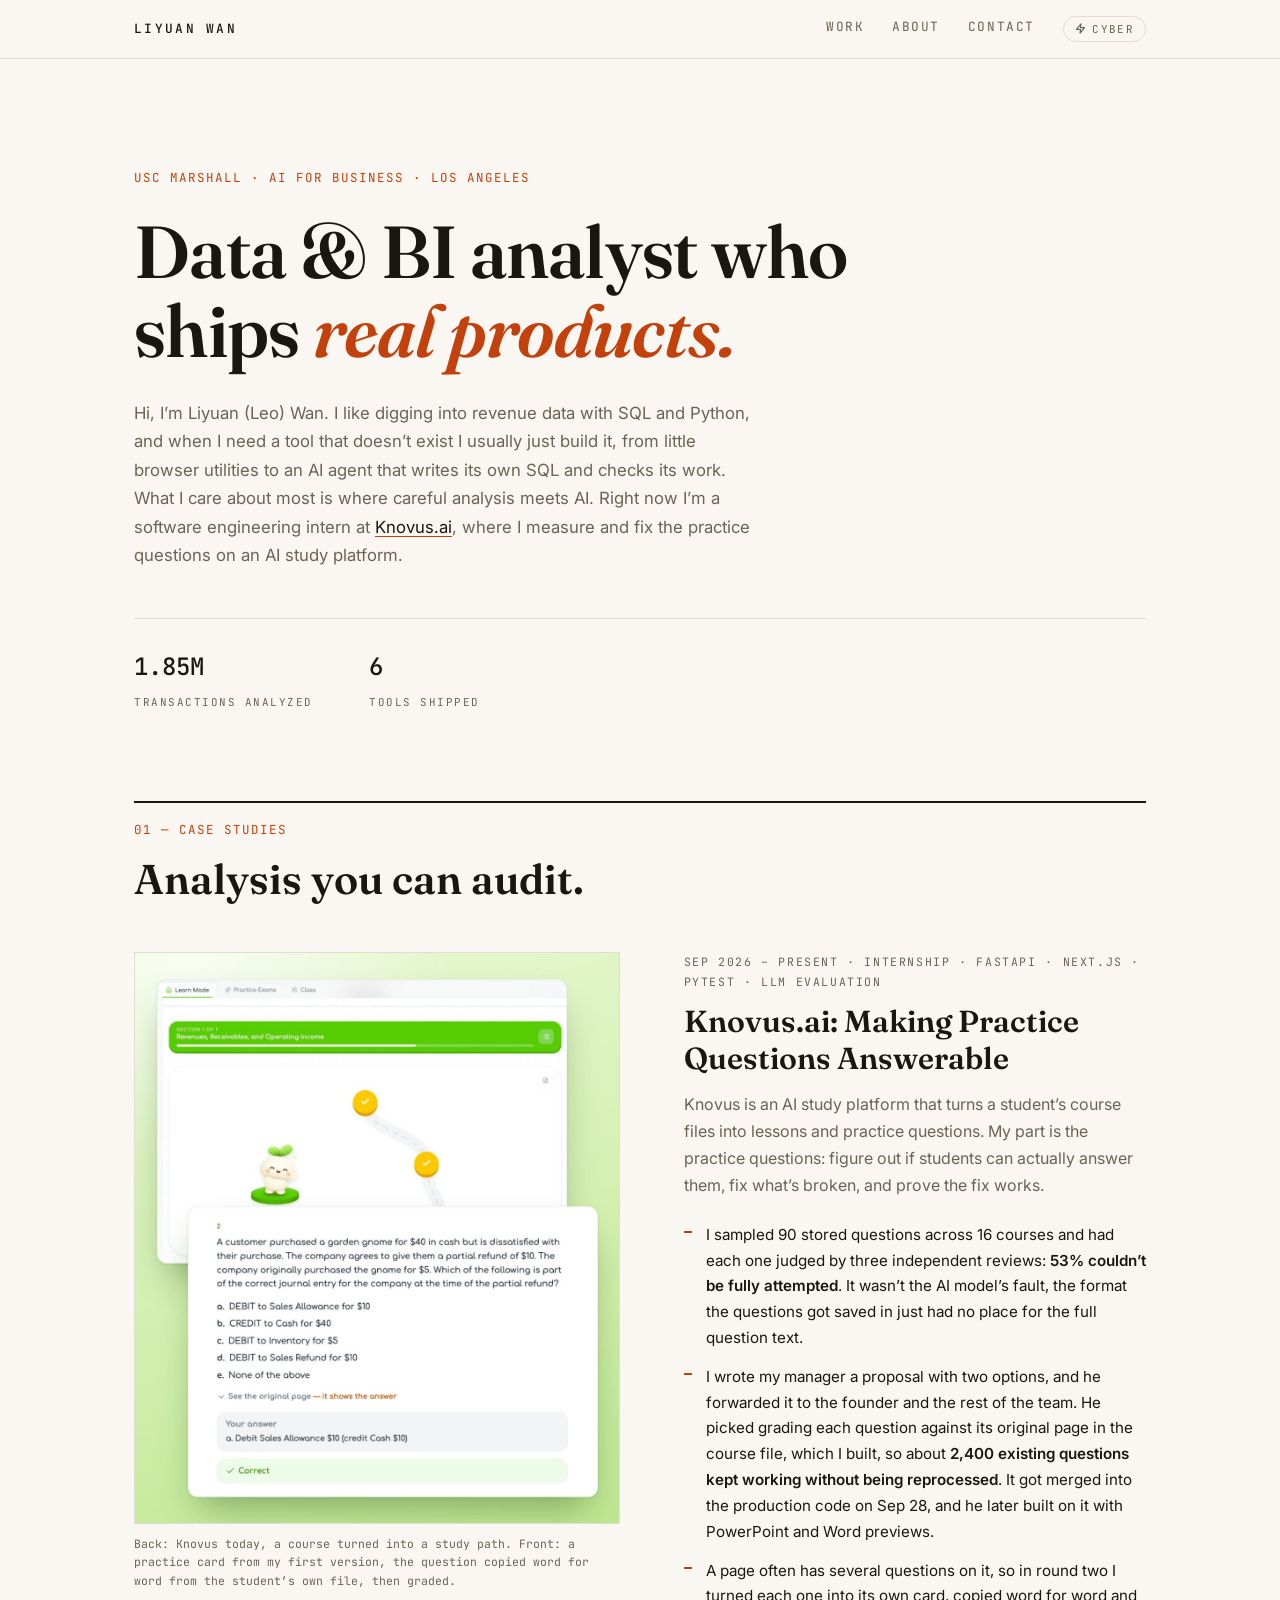
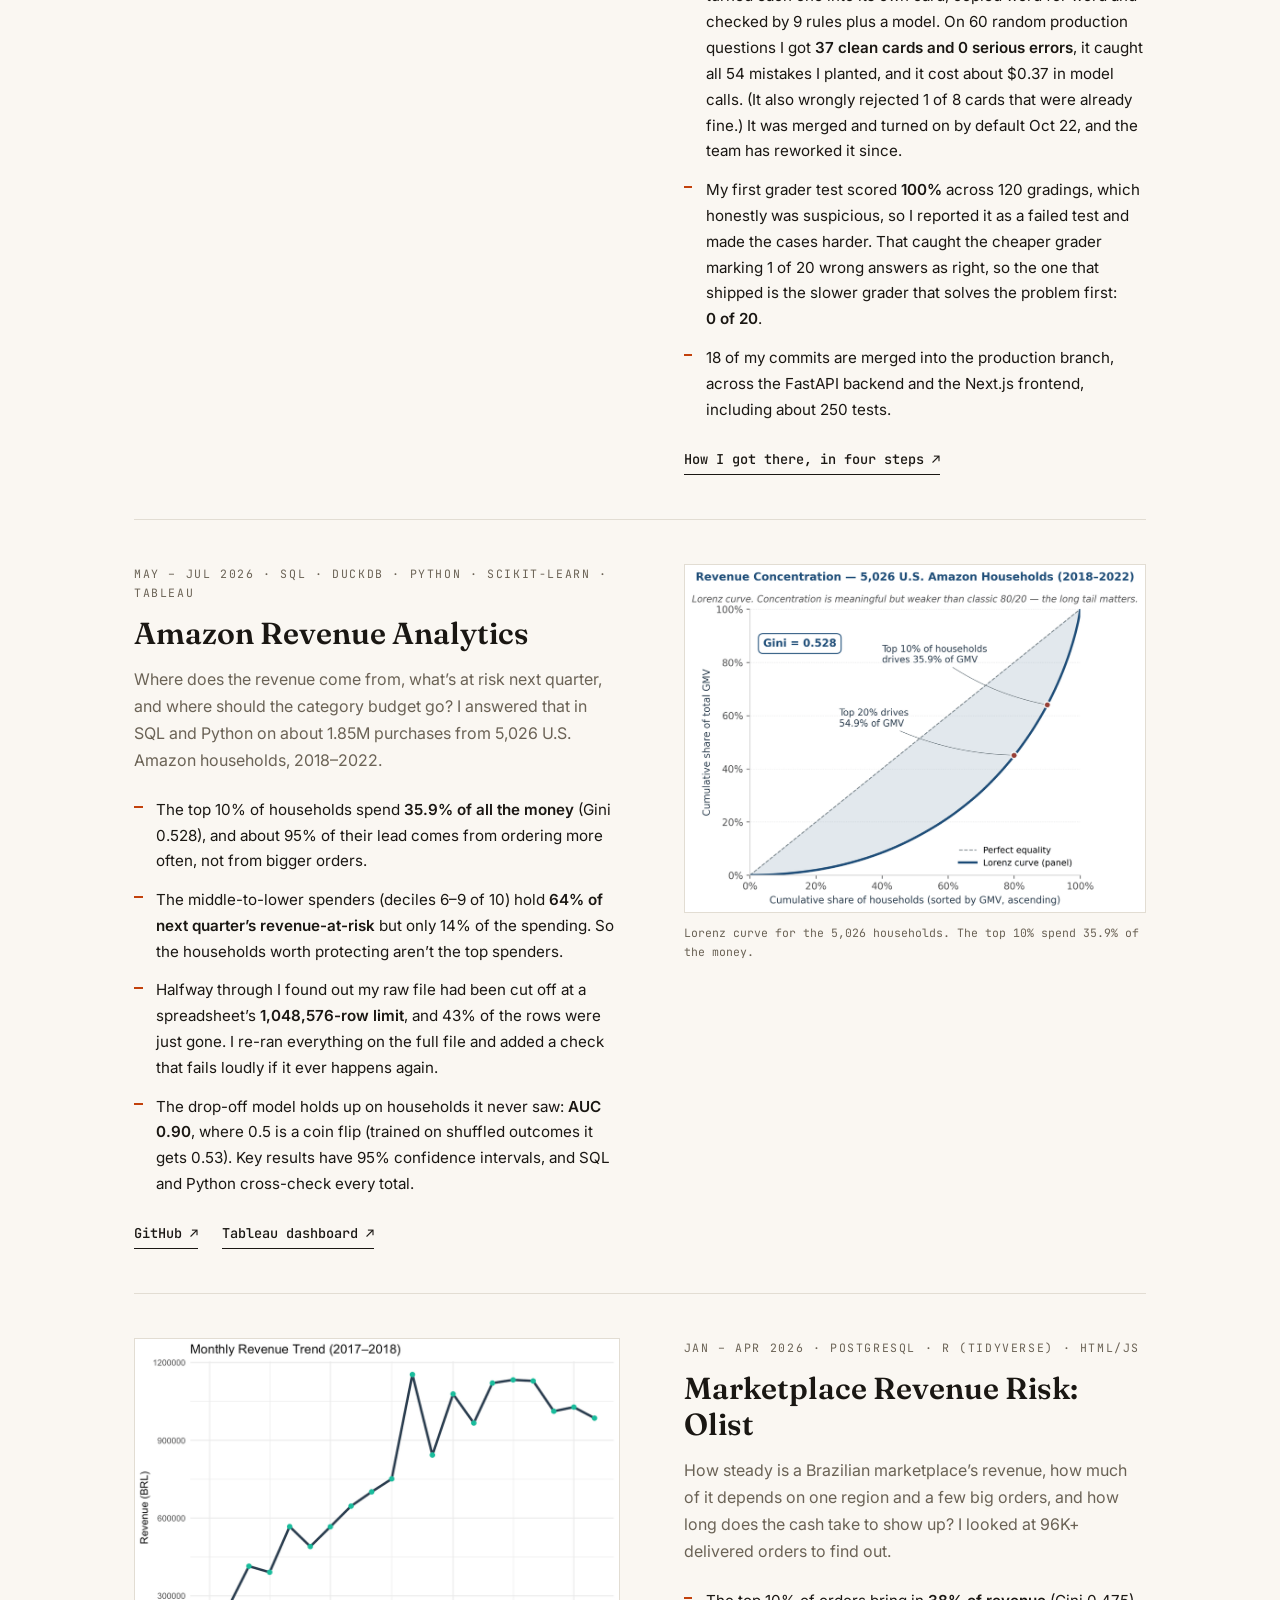
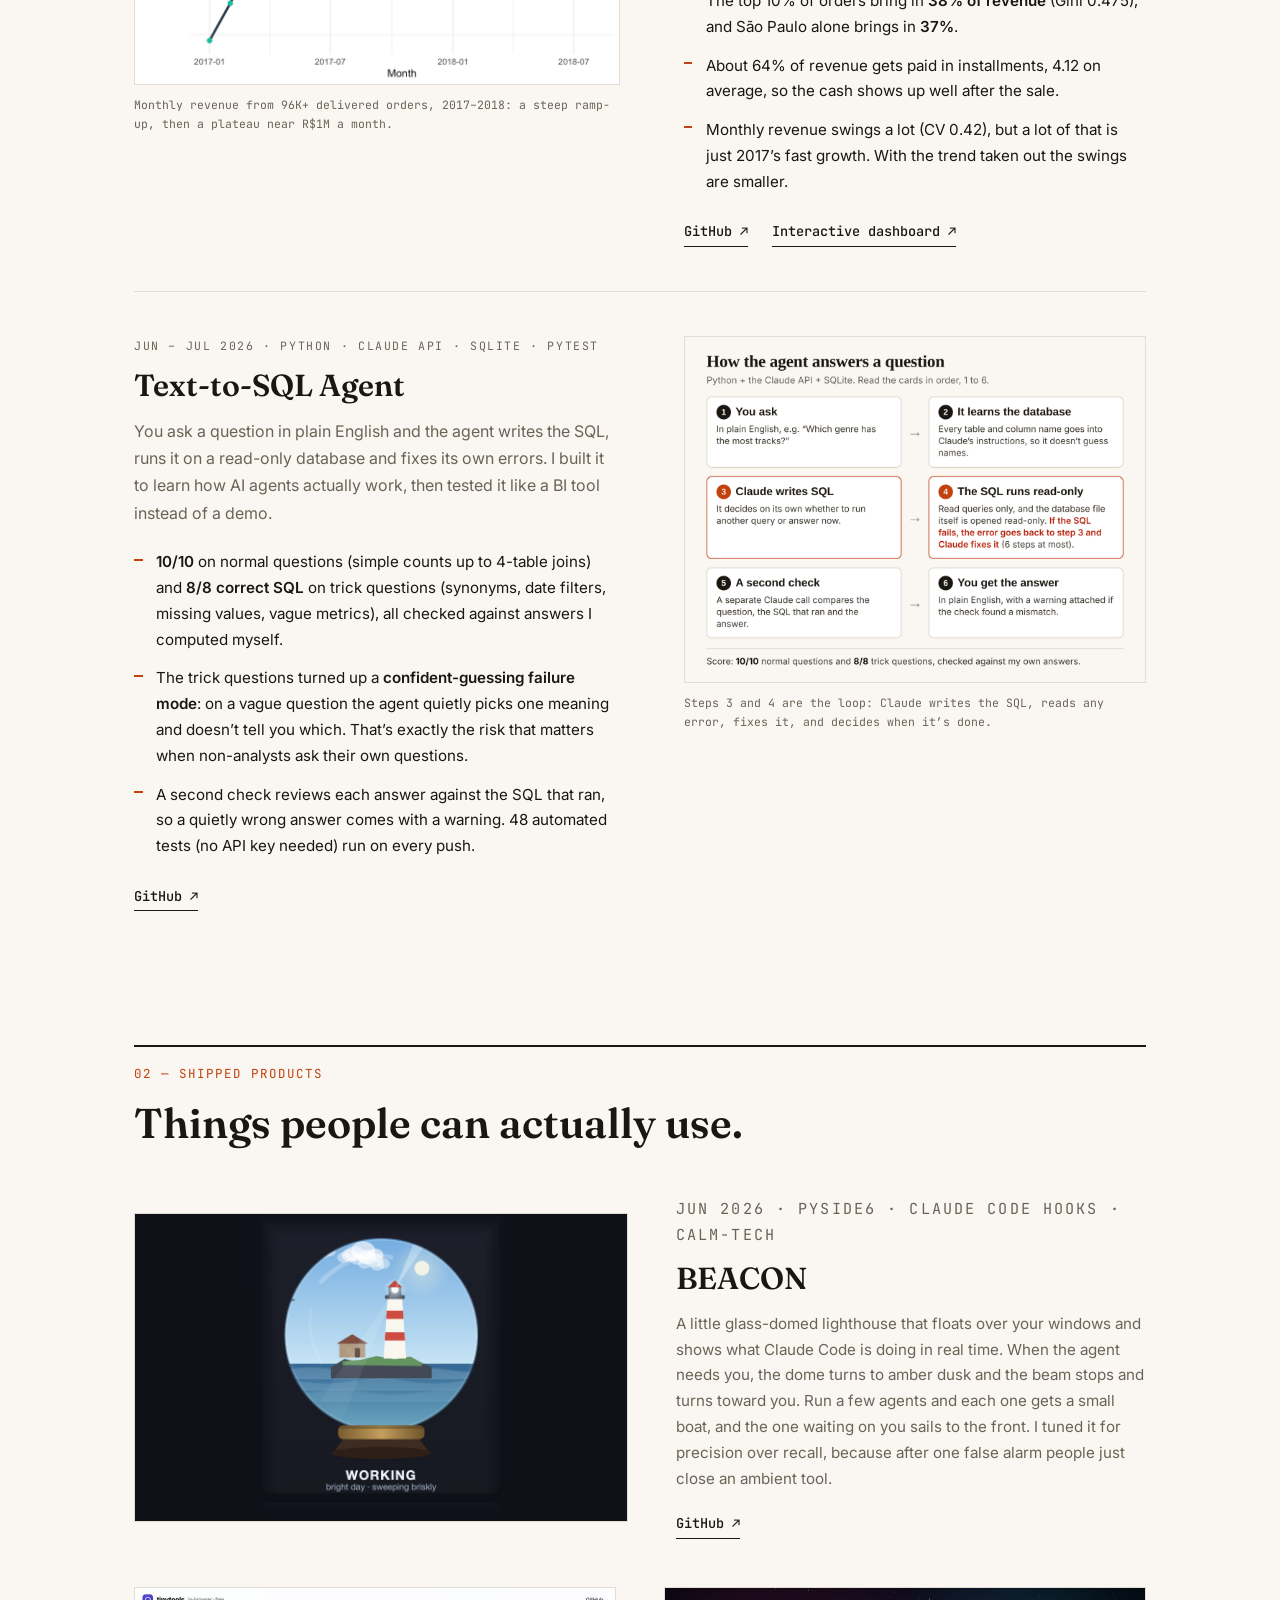
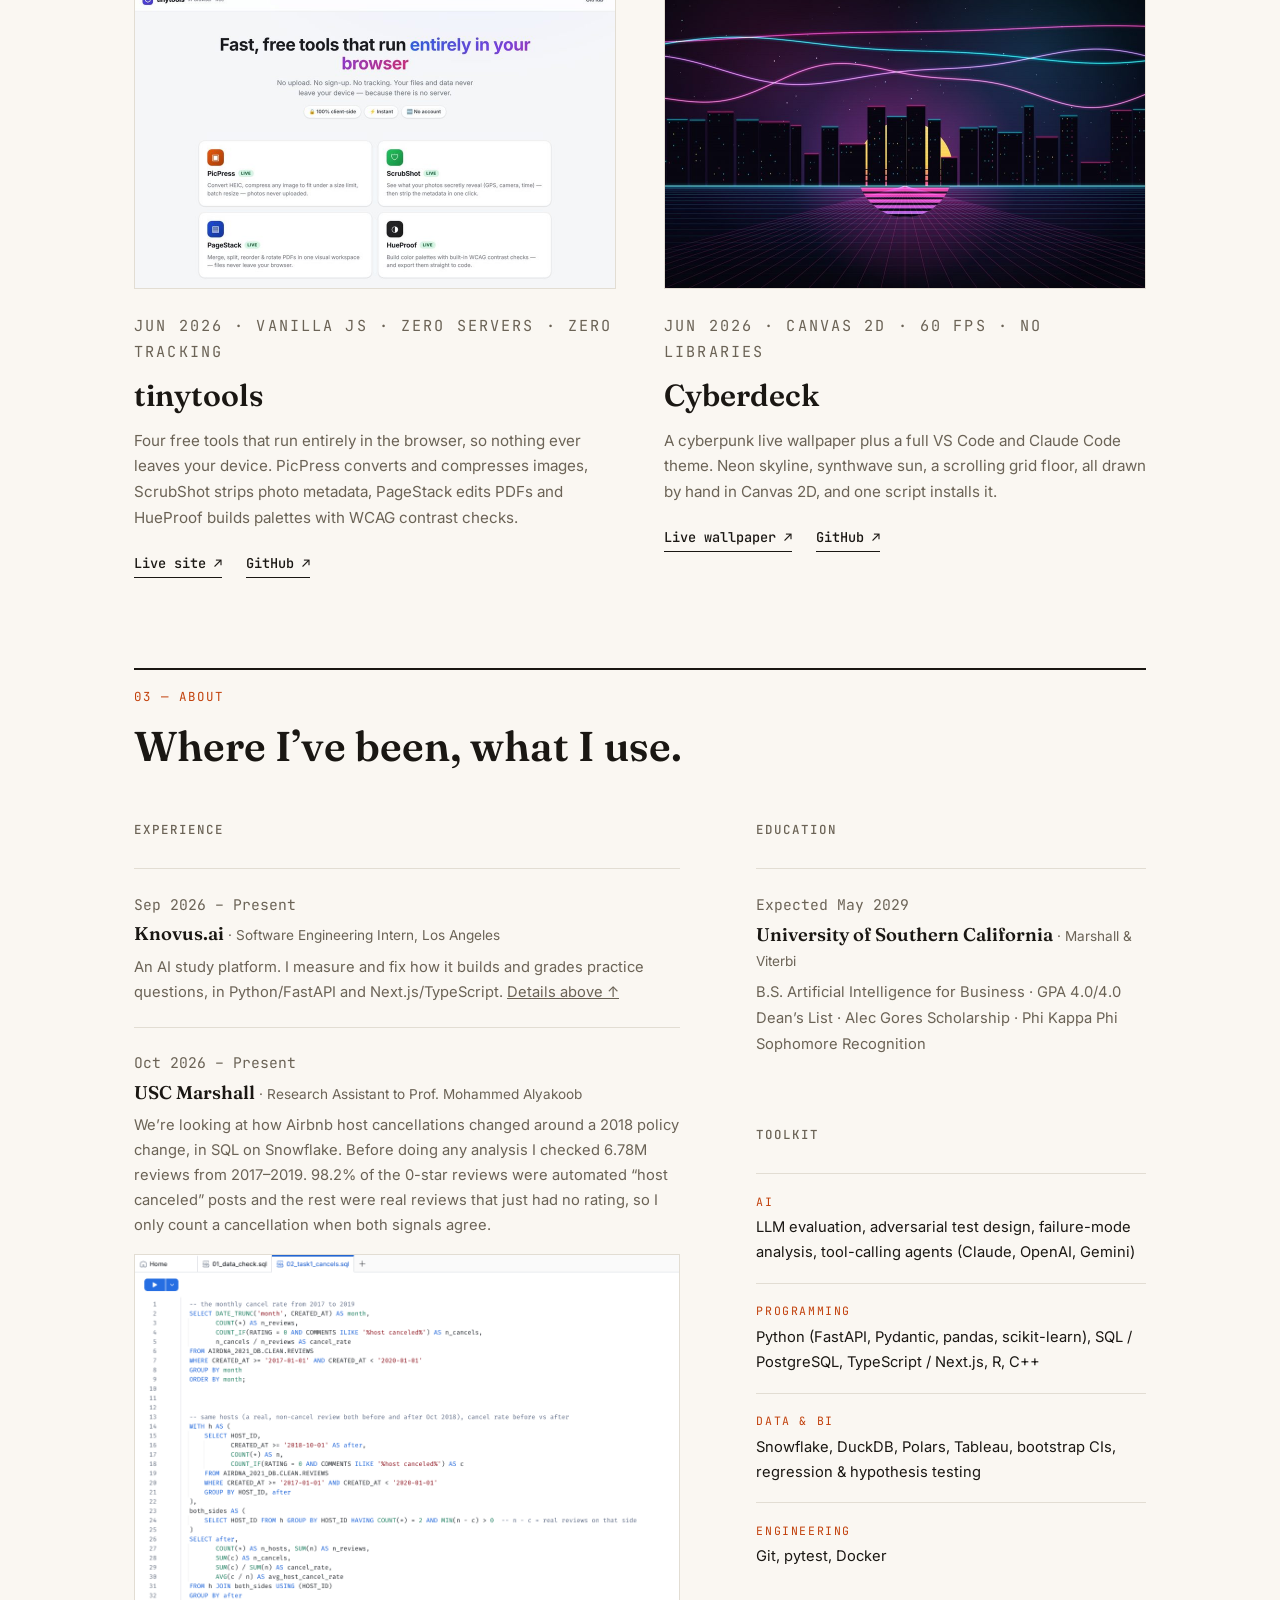
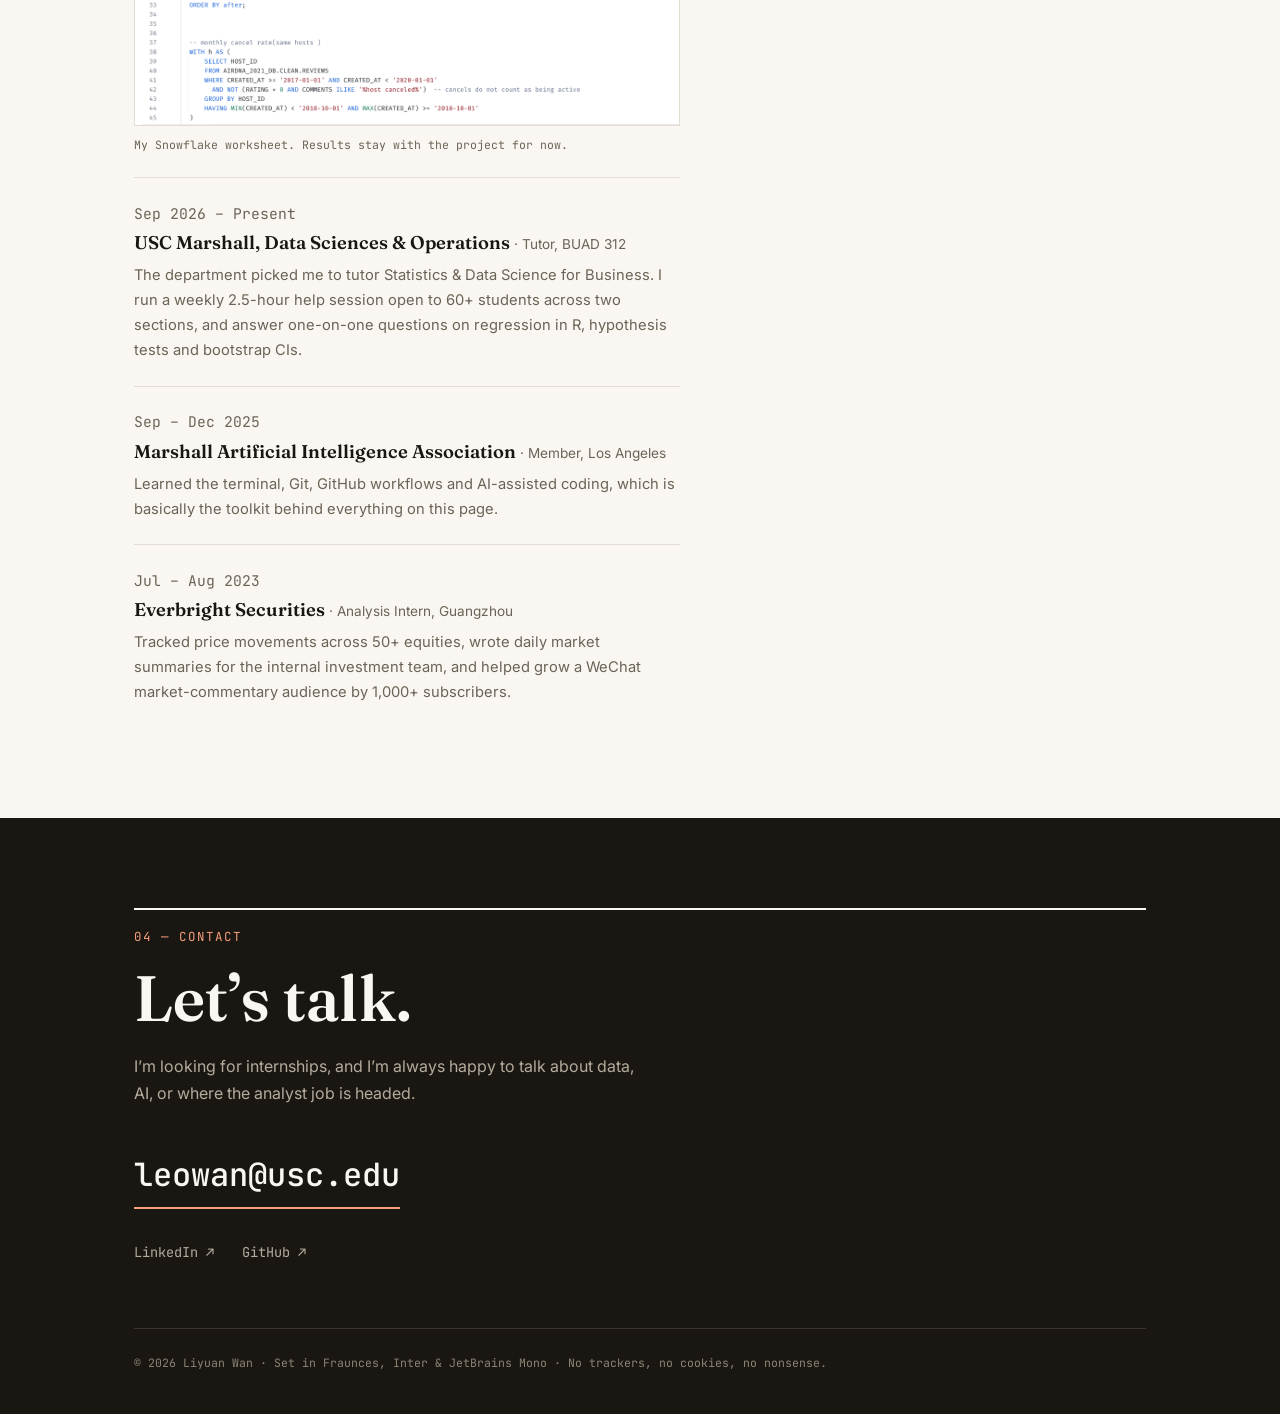
<file: index.html>
<!DOCTYPE html>
<html lang="en">
<head>
    <meta charset="UTF-8">
    <meta name="viewport" content="width=device-width, initial-scale=1.0">
    <meta name="description" content="Liyuan (Leo) Wan — data analyst and builder studying AI for Business at USC. Revenue analytics case studies, LLM evaluation, and tools people actually use.">
    <title>Liyuan Wan — Data &amp; BI Analyst · Builder</title>

    <meta property="og:title" content="Liyuan Wan — Data &amp; BI Analyst · Builder">
    <meta property="og:description" content="Rigorous analytics in SQL and Python, careful evaluation of AI systems, and the tools I wish existed. USC Marshall &amp; Viterbi, AI for Business.">
    <meta property="og:type" content="website">
    <meta property="og:url" content="https://lilwan345.github.io/">
    <meta property="og:site_name" content="Liyuan Wan">
    <meta property="og:image" content="https://lilwan345.github.io/assets/img/og.png">
    <meta property="og:image:width" content="1200">
    <meta property="og:image:height" content="630">
    <meta property="og:image:alt" content="Liyuan (Leo) Wan: Data &amp; BI analyst who ships real products. USC Marshall, AI for Business.">
    <meta name="twitter:card" content="summary_large_image">
    <meta name="theme-color" content="#faf7f2">
    <link rel="canonical" href="https://lilwan345.github.io/">

    <script type="application/ld+json">
    {
        "@context": "https://schema.org",
        "@type": "Person",
        "name": "Liyuan Wan",
        "alternateName": "Leo Wan",
        "url": "https://lilwan345.github.io/",
        "email": "mailto:leowan@usc.edu",
        "jobTitle": "Data & BI Analyst",
        "affiliation": { "@type": "CollegeOrUniversity", "name": "University of Southern California" },
        "knowsAbout": ["SQL", "Python", "Business intelligence", "LLM evaluation", "Revenue analytics"],
        "sameAs": ["https://github.com/lilwan345", "https://www.linkedin.com/in/liyuan-wan-b64246381/"]
    }
    </script>

    <link rel="icon" href="data:image/svg+xml,%3Csvg xmlns='http://www.w3.org/2000/svg' viewBox='0 0 64 64'%3E%3Crect width='64' height='64' rx='8' fill='%23faf7f2'/%3E%3Ctext x='32' y='44' font-family='Georgia,serif' font-size='34' font-weight='bold' fill='%231a1713' text-anchor='middle'%3ELW%3C/text%3E%3C/svg%3E">

    <link rel="preconnect" href="https://fonts.googleapis.com">
    <link rel="preconnect" href="https://fonts.gstatic.com" crossorigin>
    <link href="https://fonts.googleapis.com/css2?family=Fraunces:ital,opsz,wght@0,9..144,500;0,9..144,600;0,9..144,700;1,9..144,500;1,9..144,600&amp;family=Inter:wght@400;500;600&amp;family=JetBrains+Mono:wght@400;500&amp;display=swap" rel="stylesheet">
    <link rel="stylesheet" href="assets/style.css">
    <script>try { if (localStorage.getItem('theme') === 'cyber') document.documentElement.dataset.theme = 'cyber'; } catch (e) {}</script>
</head>
<body>

<a class="skip-link" href="#work">Skip to content</a>

<!-- ═══ Masthead ═══ -->
<header class="masthead">
    <div class="container masthead-inner">
        <a class="masthead-name" href="#top">Liyuan Wan</a>
        <nav aria-label="Main">
            <a href="#work">Work</a>
            <a href="#about">About</a>
            <a href="#contact">Contact</a>
            <button id="theme-toggle" class="theme-toggle" type="button" aria-pressed="false" title="Toggle Cyberdeck mode">
                <svg width="11" height="11" viewBox="0 0 24 24" fill="none" stroke="currentColor" stroke-width="2.5" stroke-linecap="round" stroke-linejoin="round" aria-hidden="true"><polygon points="13 2 3 14 12 14 11 22 21 10 12 10 13 2"/></svg>
                <span>Cyber</span>
            </button>
        </nav>
    </div>
</header>

<main id="top">

    <!-- ═══ Hero ═══ -->
    <section class="hero container">
        <p class="eyebrow reveal"><span>USC Marshall</span> · <span>AI for Business</span> · <span>Los Angeles</span></p>
        <h1 class="reveal">Data &amp; BI analyst who ships <em>real products.</em></h1>
        <p class="hero-intro reveal">
            Hi, I&rsquo;m Liyuan (Leo) Wan. I like digging into revenue data with SQL and
            Python, and when I need a tool that doesn&rsquo;t exist I usually just build it,
            from little browser utilities to an AI agent that writes its own SQL and checks
            its work. What I care about most is where careful analysis meets AI. Right now
            I&rsquo;m a software engineering intern at <a href="#knovus">Knovus.ai</a>, where I
            measure and fix the practice questions on an AI study platform.
        </p>
        <dl class="stat-strip reveal" aria-label="At a glance">
            <div><dt>Transactions analyzed</dt><dd><span class="num" data-count="1.85" data-decimals="2" data-suffix="M">1.85M</span></dd></div>
            <div><dt>Tools shipped</dt><dd><span class="num" data-count="6" data-decimals="0">6</span></dd></div>
        </dl>
    </section>

    <!-- ═══ 01 · Case studies ═══ -->
    <section id="work" class="container section">
        <header class="section-head reveal">
            <p class="section-no">01 — Case Studies</p>
            <h2>Analysis you can audit.</h2>
        </header>

        <!-- Knovus.ai -->
        <article id="knovus" class="feature reveal">
            <figure class="feature-media">
                <a href="assets/img/knovus-product.jpg" target="_blank" rel="noopener" aria-label="Open the Knovus screenshots full size">
                    <img src="assets/img/knovus-product.jpg" alt="Two Knovus screens, one in front of the other. Behind: Learn Mode, a study path for the section Revenues, Receivables, and Operating Income with two completed steps and the sprout mascot. In front: a practice card, an accounting multiple-choice question about a partial refund, copied word for word from the course file, with the student's answer marked correct"
                         width="1100" height="1296">
                </a>
                <figcaption>Back: Knovus today, a course turned into a study path. Front: a practice card from my first version, the question copied word for word from the student&rsquo;s own file, then graded.</figcaption>
            </figure>
            <div class="feature-text">
                <p class="kicker">Sep 2026 – Present · Internship · FastAPI · Next.js · pytest · LLM evaluation</p>
                <h3>Knovus.ai: Making Practice Questions Answerable</h3>
                <p class="standfirst">
                    Knovus is an AI study platform that turns a student&rsquo;s course files into
                    lessons and practice questions. My part is the practice questions: figure out
                    if students can actually answer them, fix what&rsquo;s broken, and prove the fix
                    works.
                </p>
                <ul class="findings">
                    <li>I sampled 90 stored questions across 16 courses and had each one judged by three independent reviews: <strong>53% couldn&rsquo;t be fully attempted</strong>. It wasn&rsquo;t the AI model&rsquo;s fault, the format the questions got saved in just had no place for the full question text.</li>
                    <li>I wrote my manager a proposal with two options, and he forwarded it to the founder and the rest of the team. He picked grading each question against its original page in the course file, which I built, so about <strong>2,400 existing questions kept working without being reprocessed</strong>. It got merged into the production code on Sep 28, and he later built on it with PowerPoint and Word previews.</li>
                    <li>A page often has several questions on it, so in round two I turned each one into its own card, copied word for word and checked by 9 rules plus a model. On 60 random production questions I got <strong>37 clean cards and 0 serious errors</strong>, it caught all 54 mistakes I planted, and it cost about $0.37 in model calls. (It also wrongly rejected 1 of 8 cards that were already fine.) It was merged and turned on by default Oct 22, and the team has reworked it since.</li>
                    <li>My first grader test scored <strong>100%</strong> across 120 gradings, which honestly was suspicious, so I reported it as a failed test and made the cases harder. That caught the cheaper grader marking 1 of 20 wrong answers as right, so the one that shipped is the slower grader that solves the problem first: <strong>0&nbsp;of&nbsp;20</strong>.</li>
                    <li>18 of my commits are merged into the production branch, across the FastAPI backend and the Next.js frontend, including about 250 tests.</li>
                </ul>
                <p class="feature-links">
                    <a href="assets/img/knovus-cards.svg" target="_blank" rel="noopener">How I got there, in four steps&nbsp;↗</a>
                </p>
            </div>
        </article>

        <!-- Amazon -->
        <article class="feature flip reveal">
            <figure class="feature-media">
                <a href="assets/img/amazon-lorenz.png" target="_blank" rel="noopener" aria-label="Open the Lorenz curve full size">
                    <img src="assets/img/amazon-lorenz-1000.png" srcset="assets/img/amazon-lorenz-1000.png 1000w, assets/img/amazon-lorenz.png 1994w"
                         sizes="(min-width: 820px) 486px, 100vw"
                         alt="Lorenz curve of revenue concentration across 5,026 U.S. Amazon households, Gini 0.528"
                         width="1994" height="1505">
                </a>
                <figcaption>Lorenz curve for the 5,026 households. The top 10% spend 35.9% of the money.</figcaption>
            </figure>
            <div class="feature-text">
                <p class="kicker">May – Jul 2026 · SQL · DuckDB · Python · scikit-learn · Tableau</p>
                <h3>Amazon Revenue Analytics</h3>
                <p class="standfirst">
                    Where does the revenue come from, what&rsquo;s at risk next quarter, and where
                    should the category budget go? I answered that in SQL and Python on about 1.85M
                    purchases from 5,026 U.S. Amazon households, 2018–2022.
                </p>
                <ul class="findings">
                    <li>The top 10% of households spend <strong>35.9% of all the money</strong> (Gini 0.528), and about 95% of their lead comes from ordering more often, not from bigger orders.</li>
                    <li>The middle-to-lower spenders (deciles 6–9 of 10) hold <strong>64% of next quarter&rsquo;s revenue-at-risk</strong> but only 14% of the spending. So the households worth protecting aren&rsquo;t the top spenders.</li>
                    <li>Halfway through I found out my raw file had been cut off at a spreadsheet&rsquo;s <strong>1,048,576-row limit</strong>, and 43% of the rows were just gone. I re-ran everything on the full file and added a check that fails loudly if it ever happens again.</li>
                    <li>The drop-off model holds up on households it never saw: <strong>AUC 0.90</strong>, where 0.5 is a coin flip (trained on shuffled outcomes it gets 0.53). Key results have 95% confidence intervals, and SQL and Python cross-check every total.</li>
                </ul>
                <p class="feature-links">
                    <a href="https://github.com/lilwan345/amazon-revenue-analytics" target="_blank" rel="noopener">GitHub&nbsp;↗</a>
                    <a href="https://public.tableau.com/app/profile/leo.wan3084/viz/AmazonFinanceReviewDashboardQ32022/Dashboard1" target="_blank" rel="noopener">Tableau dashboard&nbsp;↗</a>
                </p>
            </div>
        </article>

        <!-- Olist -->
        <article class="feature reveal">
            <figure class="feature-media">
                <a href="assets/img/olist-monthly-revenue.png" target="_blank" rel="noopener" aria-label="Open the monthly revenue chart full size">
                    <img src="assets/img/olist-monthly-revenue-1000.png" srcset="assets/img/olist-monthly-revenue-1000.png 1000w, assets/img/olist-monthly-revenue.png 1344w"
                         sizes="(min-width: 820px) 486px, 100vw" alt="Monthly Olist marketplace revenue in BRL, 2017 to 2018: a steep ramp-up through 2017, then a plateau near one million per month"
                         width="1344" height="960" loading="lazy">
                </a>
                <figcaption>Monthly revenue from 96K+ delivered orders, 2017–2018: a steep ramp-up, then a plateau near R$1M a month.</figcaption>
            </figure>
            <div class="feature-text">
                <p class="kicker">Jan – Apr 2026 · PostgreSQL · R (tidyverse) · HTML/JS</p>
                <h3>Marketplace Revenue Risk: Olist</h3>
                <p class="standfirst">
                    How steady is a Brazilian marketplace&rsquo;s revenue, how much of it depends on
                    one region and a few big orders, and how long does the cash take to show up?
                    I looked at 96K+ delivered orders to find out.
                </p>
                <ul class="findings">
                    <li>The top 10% of orders bring in <strong>38% of revenue</strong> (Gini 0.475), and São Paulo alone brings in <strong>37%</strong>.</li>
                    <li>About 64% of revenue gets paid in installments, 4.12 on average, so the cash shows up well after the sale.</li>
                    <li>Monthly revenue swings a lot (CV 0.42), but a lot of that is just 2017&rsquo;s fast growth. With the trend taken out the swings are smaller.</li>
                </ul>
                <p class="feature-links">
                    <a href="https://github.com/lilwan345/Marketplace-Revenue-Risk-Financial-Stability-Analysis" target="_blank" rel="noopener">GitHub&nbsp;↗</a>
                    <a href="https://lilwan345.github.io/Marketplace-Revenue-Risk-Financial-Stability-Analysis/dashboard.html" target="_blank" rel="noopener">Interactive dashboard&nbsp;↗</a>
                </p>
            </div>
        </article>

        <!-- Text-to-SQL Agent -->
        <article class="feature flip reveal">
            <figure class="feature-media">
                <a href="assets/img/text-to-sql-workflow.png" target="_blank" rel="noopener" aria-label="Open the agent-loop diagram full size">
                    <img src="assets/img/text-to-sql-workflow-1280.png" srcset="assets/img/text-to-sql-workflow-1280.png 1280w, assets/img/text-to-sql-workflow.png 2400w"
                         sizes="(min-width: 820px) 486px, 100vw" alt="Six steps: you ask in plain English; every table and column name goes into Claude's instructions; Claude writes SQL; it runs read-only, and on an error goes back to Claude to fix; a second Claude call checks the answer; you get the answer, with a warning if the check found a mismatch"
                         width="2400" height="1800" loading="lazy">
                </a>
                <figcaption>Steps 3 and 4 are the loop: Claude writes the SQL, reads any error, fixes it, and decides when it&rsquo;s done.</figcaption>
            </figure>
            <div class="feature-text">
                <p class="kicker">Jun – Jul 2026 · Python · Claude API · SQLite · pytest</p>
                <h3>Text-to-SQL Agent</h3>
                <p class="standfirst">
                    You ask a question in plain English and the agent writes the SQL, runs it on a
                    read-only database and fixes its own errors. I built it to learn how AI agents
                    actually work, then tested it like a BI tool instead of a demo.
                </p>
                <ul class="findings">
                    <li><strong>10/10</strong> on normal questions (simple counts up to 4-table joins) and <strong>8/8 correct SQL</strong> on trick questions (synonyms, date filters, missing values, vague metrics), all checked against answers I computed myself.</li>
                    <li>The trick questions turned up a <strong>confident-guessing failure mode</strong>: on a vague question the agent quietly picks one meaning and doesn&rsquo;t tell you which. That&rsquo;s exactly the risk that matters when non-analysts ask their own questions.</li>
                    <li>A second check reviews each answer against the SQL that ran, so a quietly wrong answer comes with a warning. 48 automated tests (no API key needed) run on every push.</li>
                </ul>
                <p class="feature-links">
                    <a href="https://github.com/lilwan345/text-to-sql-agent" target="_blank" rel="noopener">GitHub&nbsp;↗</a>
                </p>
            </div>
        </article>
    </section>

    <!-- ═══ 02 · Shipped products ═══ -->
    <section class="container section">
        <header class="section-head reveal">
            <p class="section-no">02 — Shipped Products</p>
            <h2>Things people can actually use.</h2>
        </header>

        <div class="product-grid">
            <article class="product wide reveal">
                <a class="product-media" href="https://github.com/lilwan345/beacon" target="_blank" rel="noopener" aria-label="Open BEACON on GitHub">
                    <video src="assets/img/beacon-demo.mp4" poster="assets/img/beacon-demo-poster.jpg"
                           width="1024" height="640" autoplay muted loop playsinline
                           aria-label="BEACON: a glass-domed lighthouse diorama crossfading through six states: working, asking, idle, done, confused, resting"></video>
                </a>
                <div class="product-text">
                    <p class="kicker">Jun 2026 · PySide6 · Claude Code hooks · calm-tech</p>
                    <h3>BEACON</h3>
                    <p>
                        A little glass-domed lighthouse that floats over your windows and shows
                        what Claude Code is doing in real time. When the agent needs you, the dome
                        turns to amber dusk and the beam stops and turns toward you. Run a few
                        agents and each one gets a small boat, and the one waiting on you sails to
                        the front. I tuned it for precision over recall, because after one false
                        alarm people just close an ambient tool.
                    </p>
                    <p class="feature-links">
                        <a href="https://github.com/lilwan345/beacon" target="_blank" rel="noopener">GitHub&nbsp;↗</a>
                    </p>
                </div>
            </article>

            <article class="product reveal">
                <a class="product-media" href="https://lilwan345.github.io/tinytools/" target="_blank" rel="noopener" aria-label="Open tinytools live site">
                    <img src="assets/img/tinytools-960.jpg" srcset="assets/img/tinytools-960.jpg 960w, assets/img/tinytools.jpg 1280w"
                         sizes="(min-width: 820px) 482px, 100vw" alt="tinytools homepage: fast, free tools that run entirely in your browser"
                         width="1280" height="800" loading="lazy">
                </a>
                <div class="product-text">
                    <p class="kicker">Jun 2026 · Vanilla JS · zero servers · zero tracking</p>
                    <h3>tinytools</h3>
                    <p>
                        Four free tools that run entirely in the browser, so nothing ever leaves
                        your device. PicPress converts and compresses images, ScrubShot strips photo
                        metadata, PageStack edits PDFs and HueProof builds palettes with WCAG
                        contrast checks.
                    </p>
                    <p class="feature-links">
                        <a href="https://lilwan345.github.io/tinytools/" target="_blank" rel="noopener">Live site&nbsp;↗</a>
                        <a href="https://github.com/lilwan345/tinytools" target="_blank" rel="noopener">GitHub&nbsp;↗</a>
                    </p>
                </div>
            </article>

            <article class="product reveal">
                <a class="product-media" id="cyberdeck-media" href="https://lilwan345.github.io/claude-code-cyberpunk/wallpaper/" target="_blank" rel="noopener" aria-label="Open Cyberdeck live wallpaper"
                   data-live="https://lilwan345.github.io/claude-code-cyberpunk/wallpaper/">
                    <img src="assets/img/cyberdeck-960.jpg" srcset="assets/img/cyberdeck-960.jpg 960w, assets/img/cyberdeck.jpg 1280w"
                         sizes="(min-width: 820px) 482px, 100vw" alt="Cyberdeck: neon cyberpunk skyline with synthwave sun, rendered live in Canvas 2D"
                         width="1280" height="800" loading="lazy">
                </a>
                <div class="product-text">
                    <p class="kicker">Jun 2026 · Canvas 2D · 60 fps · no libraries</p>
                    <h3>Cyberdeck</h3>
                    <p>
                        A cyberpunk live wallpaper plus a full VS Code and Claude Code theme. Neon
                        skyline, synthwave sun, a scrolling grid floor, all drawn by hand in Canvas
                        2D, and one script installs it.
                    </p>
                    <p class="feature-links">
                        <a href="https://lilwan345.github.io/claude-code-cyberpunk/wallpaper/" target="_blank" rel="noopener">Live wallpaper&nbsp;↗</a>
                        <a href="https://github.com/lilwan345/claude-code-cyberpunk" target="_blank" rel="noopener">GitHub&nbsp;↗</a>
                    </p>
                </div>
            </article>

        </div>
    </section>

    <!-- ═══ 03 · About: experience + skills ═══ -->
    <section id="about" class="container section">
        <header class="section-head reveal">
            <p class="section-no">03 — About</p>
            <h2>Where I&rsquo;ve been, what I use.</h2>
        </header>

        <div class="about-grid">
            <div class="experience reveal">
                <h3 class="block-title">Experience</h3>
                <article class="xp">
                    <p class="xp-date">Sep 2026 – Present</p>
                    <h4>Knovus.ai <span>· Software Engineering Intern, Los Angeles</span></h4>
                    <p>An AI study platform. I measure and fix how it builds and grades practice
                       questions, in Python/FastAPI and Next.js/TypeScript.
                       <a href="#knovus">Details above&nbsp;↑</a></p>
                </article>
                <article class="xp">
                    <p class="xp-date">Oct 2026 – Present</p>
                    <h4>USC Marshall <span>· Research Assistant to Prof. Mohammed Alyakoob</span></h4>
                    <p>We&rsquo;re looking at how Airbnb host cancellations changed around a 2018
                       policy change, in SQL on Snowflake. Before doing any analysis I checked 6.78M
                       reviews from 2017–2019. 98.2% of the 0-star reviews were automated &ldquo;host
                       canceled&rdquo; posts and the rest were real reviews that just had no rating,
                       so I only count a cancellation when both signals agree.</p>
                    <figure class="xp-shot">
                        <a href="assets/img/ra-snowflake-sql.png" target="_blank" rel="noopener" aria-label="Open the SQL screenshot full size">
                            <img src="assets/img/ra-snowflake-sql.png" alt="My Snowflake worksheet: SQL that compares the same hosts' cancellation rates before and after October 2018; query results are not shown"
                                 width="1176" height="1016" loading="lazy">
                        </a>
                        <figcaption>My Snowflake worksheet. Results stay with the project for now.</figcaption>
                    </figure>
                </article>
                <article class="xp">
                    <p class="xp-date">Sep 2026 – Present</p>
                    <h4>USC Marshall, Data Sciences &amp; Operations <span>· Tutor, BUAD 312</span></h4>
                    <p>The department picked me to tutor Statistics &amp; Data Science for
                       Business. I run a weekly 2.5-hour help session open to 60+ students across
                       two sections, and answer one-on-one questions on regression in R,
                       hypothesis tests and bootstrap CIs.</p>
                </article>
                <article class="xp">
                    <p class="xp-date">Sep – Dec 2025</p>
                    <h4>Marshall Artificial Intelligence Association <span>· Member, Los Angeles</span></h4>
                    <p>Learned the terminal, Git, GitHub workflows and AI-assisted coding, which
                       is basically the toolkit behind everything on this page.</p>
                </article>
                <article class="xp">
                    <p class="xp-date">Jul – Aug 2023</p>
                    <h4>Everbright Securities <span>· Analysis Intern, Guangzhou</span></h4>
                    <p>Tracked price movements across 50+ equities, wrote daily market
                       summaries for the internal investment team, and helped grow a
                       WeChat market-commentary audience by 1,000+ subscribers.</p>
                </article>
            </div>

            <div class="skills reveal">
                <h3 class="block-title">Education</h3>
                <article class="xp edu">
                    <p class="xp-date">Expected May 2029</p>
                    <h4>University of Southern California <span>· Marshall &amp; Viterbi</span></h4>
                    <p>B.S. Artificial Intelligence for Business · GPA 4.0/4.0<br>
                       Dean&rsquo;s List · Alec Gores Scholarship · Phi Kappa Phi Sophomore Recognition</p>
                </article>

                <h3 class="block-title">Toolkit</h3>
                <dl class="skill-list">
                    <div><dt>AI</dt><dd>LLM evaluation, adversarial test design, failure-mode analysis, tool-calling agents (Claude, OpenAI, Gemini)</dd></div>
                    <div><dt>Programming</dt><dd>Python (FastAPI, Pydantic, pandas, scikit-learn), SQL / PostgreSQL, TypeScript / Next.js, R, C++</dd></div>
                    <div><dt>Data &amp; BI</dt><dd>Snowflake, DuckDB, Polars, Tableau, bootstrap CIs, regression &amp; hypothesis testing</dd></div>
                    <div><dt>Engineering</dt><dd>Git, pytest, Docker</dd></div>
                </dl>
            </div>
        </div>
    </section>

    <!-- ═══ Contact ═══ -->
    <footer id="contact" class="colophon">
        <div class="container">
            <p class="section-no reveal">04 — Contact</p>
            <h2 class="reveal">Let&rsquo;s talk.</h2>
            <p class="colophon-line reveal">
                I&rsquo;m looking for internships, and I&rsquo;m always happy to talk about data,
                AI, or where the analyst job is headed.
            </p>
            <a class="big-email reveal" href="mailto:leowan@usc.edu">leowan@usc.edu</a>
            <p class="colophon-links reveal">
                <a href="https://www.linkedin.com/in/liyuan-wan-b64246381/" target="_blank" rel="noopener">LinkedIn&nbsp;↗</a>
                <a href="https://github.com/lilwan345" target="_blank" rel="noopener">GitHub&nbsp;↗</a>
            </p>
            <p class="fine-print">
                © 2026 Liyuan Wan · Set in Fraunces, Inter &amp; JetBrains Mono ·
                No trackers, no cookies, no nonsense.
            </p>
        </div>
    </footer>

</main>

<script src="assets/main.js"></script>
</body>
</html>
</file>
<file: assets/style.css>
/* ════════════════════════════════════════════════════════════
   Liyuan Wan — portfolio
   Editorial light theme: cream / ink / burnt orange
   ════════════════════════════════════════════════════════════ */

:root {
    --cream: #faf7f2;
    --ink: #1a1713;
    --muted: #6b6356;
    --accent: #c2410c;
    --hairline: #e2ddd3;
    --serif: 'Fraunces', Georgia, serif;
    --sans: 'Inter', -apple-system, sans-serif;
    --mono: 'JetBrains Mono', ui-monospace, monospace;
}

/* ── Cyberdeck mode (toggle in masthead) ────────────────────── */

[data-theme="cyber"] {
    --cream: #07060f;
    --ink: #e9ecff;
    --muted: #8b93b8;
    --accent: #ff2e97;
    --hairline: rgba(0, 234, 255, .18);
}

[data-theme="cyber"] body {
    background-image:
        radial-gradient(ellipse 90% 55% at 50% -12%, rgba(180, 107, 255, .10), transparent 70%),
        radial-gradient(ellipse 70% 40% at 85% 20%, rgba(0, 234, 255, .05), transparent 70%);
    background-attachment: fixed;
}

[data-theme="cyber"] ::selection { background: #00eaff; color: #07060f; }

[data-theme="cyber"] .masthead { background: rgba(7, 6, 15, .9); }
[data-theme="cyber"] .masthead nav a:hover { color: #00eaff; }

[data-theme="cyber"] .eyebrow { color: #00eaff; }

[data-theme="cyber"] .hero h1 em {
    background: linear-gradient(90deg, #ff2e97, #b46bff, #00eaff);
    -webkit-background-clip: text;
    background-clip: text;
    -webkit-text-fill-color: transparent;
    color: #ff2e97; /* fallback */
}

[data-theme="cyber"] .section-no { border-top-color: #00eaff; color: #00eaff; }
[data-theme="cyber"] .xp-date { color: #00eaff; }
[data-theme="cyber"] .feature-links a:hover { color: #00eaff; border-color: #00eaff; }
[data-theme="cyber"] .product-text .feature-links a:hover { color: #00eaff; }

[data-theme="cyber"] .colophon { background: #0c0a1c; color: #e9ecff; }
[data-theme="cyber"] .colophon .section-no { border-top-color: #00eaff; color: #00eaff; }
[data-theme="cyber"] .colophon-line { color: #8b93b8; }
[data-theme="cyber"] .big-email { color: #e9ecff; border-bottom-color: #00eaff; }
[data-theme="cyber"] .big-email:hover { color: #00eaff; }
[data-theme="cyber"] .colophon-links a { color: #8b93b8; }
[data-theme="cyber"] .colophon-links a:hover { color: #00eaff; }
[data-theme="cyber"] .fine-print { border-top-color: rgba(0, 234, 255, .15); color: #7880a4; }

*, *::before, *::after { box-sizing: border-box; margin: 0; padding: 0; }

html { scroll-behavior: smooth; }

/* In-page links (Work / About / Contact) land below the sticky masthead
   instead of hiding the section label under it. */
section[id], article[id], footer[id] { scroll-margin-top: 4.5rem; }

body {
    font-family: var(--sans);
    font-size: 1rem;
    line-height: 1.7;
    background: var(--cream);
    color: var(--ink);
    transition: background-color .35s ease-out, color .35s ease-out;
}

@media (prefers-reduced-motion: reduce) {
    body { transition: none; }
}

img { display: block; max-width: 100%; height: auto; }

a { color: inherit; }

::selection { background: var(--accent); color: var(--cream); }

.container {
    max-width: 1060px;
    margin: 0 auto;
    padding: 0 1.5rem;
}

/* ── Accessibility ──────────────────────────────────────────── */

.skip-link {
    position: absolute;
    left: -9999px;
    top: 0;
    z-index: 100;
    padding: .6rem 1rem;
    background: var(--ink);
    color: var(--cream);
    font-family: var(--mono);
    font-size: .8rem;
}
.skip-link:focus { left: 0; }

:focus-visible {
    outline: 2px solid var(--accent);
    outline-offset: 3px;
}

/* ── Reveal on scroll ───────────────────────────────────────── */

.reveal {
    opacity: 0;
    transform: translateY(16px);
    transition: opacity .6s ease-out, transform .6s ease-out;
}
.reveal.visible { opacity: 1; transform: none; }

@media (prefers-reduced-motion: reduce) {
    html { scroll-behavior: auto; }
    .reveal { opacity: 1; transform: none; transition: none; }
}

/* ── Masthead ───────────────────────────────────────────────── */

.masthead {
    position: sticky;
    top: 0;
    z-index: 10;
    background: rgba(250, 247, 242, .92);
    backdrop-filter: blur(8px);
    -webkit-backdrop-filter: blur(8px);
    border-bottom: 1px solid var(--hairline);
}

.masthead-inner {
    display: flex;
    align-items: center;
    justify-content: space-between;
    padding-top: 1rem;
    padding-bottom: 1rem;
}

.masthead-name {
    font-family: var(--mono);
    font-size: .8rem;
    font-weight: 500;
    letter-spacing: .18em;
    text-transform: uppercase;
    text-decoration: none;
}

.masthead nav {
    display: flex;
    gap: 1.75rem;
}

.masthead nav a {
    font-family: var(--mono);
    font-size: .8rem;
    letter-spacing: .12em;
    text-transform: uppercase;
    color: var(--muted);
    text-decoration: none;
    transition: color .2s ease-out;
}
.masthead nav a:hover { color: var(--accent); }

.theme-toggle {
    display: inline-flex;
    align-items: center;
    gap: .4rem;
    padding: .3rem .7rem;
    background: none;
    border: 1px solid var(--hairline);
    border-radius: 999px;
    font-family: var(--mono);
    font-size: .68rem;
    letter-spacing: .12em;
    text-transform: uppercase;
    color: var(--muted);
    cursor: pointer;
    transition: color .2s ease-out, border-color .2s ease-out, box-shadow .2s ease-out;
}
.theme-toggle:hover { color: var(--accent); border-color: var(--accent); }

[data-theme="cyber"] .theme-toggle {
    color: #00eaff;
    border-color: rgba(0, 234, 255, .5);
    box-shadow: 0 0 14px rgba(0, 234, 255, .25), inset 0 0 8px rgba(0, 234, 255, .08);
}
[data-theme="cyber"] .theme-toggle:hover { color: #ff2e97; border-color: #ff2e97; box-shadow: 0 0 14px rgba(255, 46, 151, .3); }

/* ── Hero ───────────────────────────────────────────────────── */

.hero {
    padding-top: clamp(4rem, 12vh, 8rem);
    padding-bottom: clamp(3.5rem, 10vh, 7rem);
}

.eyebrow span { white-space: nowrap; }   /* wrap between items, never inside one */

.eyebrow {
    font-family: var(--mono);
    font-size: .78rem;
    letter-spacing: .16em;
    text-transform: uppercase;
    color: var(--accent);
    margin-bottom: 1.5rem;
}

.hero h1 {
    font-family: var(--serif);
    font-size: clamp(2.6rem, 7vw, 4.6rem);
    font-weight: 600;
    line-height: 1.08;
    letter-spacing: -.01em;
    max-width: 16ch;
}

.hero h1 em {
    font-style: italic;
    color: var(--accent);
}

.hero-intro {
    margin-top: 1.75rem;
    max-width: 56ch;
    font-size: 1.05rem;
    color: var(--muted);
}
.hero-intro a { color: var(--ink); text-decoration-color: var(--accent); text-underline-offset: .2em; }
.hero-intro a:hover { color: var(--accent); }

.stat-strip {
    display: flex;
    flex-wrap: wrap;
    gap: 2.5rem 3.5rem;
    margin-top: 3rem;
    padding-top: 1.75rem;
    border-top: 1px solid var(--hairline);
}

.stat-strip dd {
    font-family: var(--mono);
    font-size: 1.5rem;
    font-weight: 500;
    order: -1;
}
.stat-strip dd.accent { color: var(--accent); }

.stat-strip dt {
    font-family: var(--mono);
    font-size: .68rem;
    letter-spacing: .14em;
    text-transform: uppercase;
    color: var(--muted);
    margin-top: .3rem;
}

.stat-strip > div { display: flex; flex-direction: column; }

/* Gini footnote tooltip */
.has-tip {
    position: relative;
    cursor: help;
    width: fit-content;
    border-bottom: 1px dotted currentColor;
}

.tip {
    position: absolute;
    left: 0;
    bottom: calc(100% + .65rem);
    z-index: 20;
    width: min(300px, 72vw);
    background: var(--ink);
    color: var(--cream);
    font-family: var(--sans);
    font-size: .78rem;
    font-weight: 400;
    line-height: 1.55;
    letter-spacing: 0;
    text-transform: none;
    padding: .7rem .85rem;
    border-radius: 4px;
    opacity: 0;
    visibility: hidden;
    pointer-events: none;
    transition: opacity .2s ease-out;
}

.has-tip:hover .tip,
.has-tip:focus .tip { opacity: 1; visibility: visible; }

/* ── Sections ───────────────────────────────────────────────── */

.section { padding-bottom: clamp(4rem, 10vh, 7rem); }

.section-head { margin-bottom: 3rem; }

.section-no {
    font-family: var(--mono);
    font-size: .78rem;
    letter-spacing: .16em;
    text-transform: uppercase;
    color: var(--accent);
    border-top: 2px solid var(--ink);
    padding-top: 1rem;
    margin-bottom: 1rem;
}

.section-head h2 {
    font-family: var(--serif);
    font-size: clamp(1.8rem, 4vw, 2.6rem);
    font-weight: 600;
    line-height: 1.15;
}

/* ── Case study features ────────────────────────────────────── */

.feature {
    display: grid;
    grid-template-columns: 1.05fr 1fr;
    gap: clamp(2rem, 5vw, 4rem);
    align-items: start;
    padding: 2.75rem 0;
    border-top: 1px solid var(--hairline);
}
.feature:first-of-type { border-top: none; padding-top: 0; }

.feature.flip .feature-media { order: 2; }

.feature-media a { display: block; cursor: zoom-in; }
.feature-media a + a { margin-top: 1rem; }

.feature-media img {
    width: 100%;
    border: 1px solid var(--hairline);
    background: #fff;
}

.feature-media figcaption {
    font-family: var(--mono);
    font-size: .72rem;
    color: var(--muted);
    margin-top: .7rem;
    line-height: 1.6;
}

/* On a desktop-size window the figure stays in view while the longer text
   column scrolls past, instead of leaving a blank gap under it. */
@media (min-width: 821px) and (min-height: 760px) {
    .feature-media { position: sticky; top: 5.5rem; }
}

.kicker {
    font-family: var(--mono);
    font-size: .72rem;
    letter-spacing: .14em;
    text-transform: uppercase;
    color: var(--muted);
    margin-bottom: .75rem;
}

.feature-text h3,
.product-text h3 {
    font-family: var(--serif);
    font-size: clamp(1.45rem, 3vw, 1.9rem);
    font-weight: 600;
    line-height: 1.2;
    margin-bottom: .9rem;
}

.standfirst {
    font-size: 1rem;
    color: var(--muted);
    margin-bottom: 1.4rem;
}

.findings {
    list-style: none;
    display: flex;
    flex-direction: column;
    gap: .8rem;
    margin-bottom: 1.6rem;
}

.findings li {
    position: relative;
    padding-left: 1.4rem;
    font-size: .95rem;
}

.findings li::before {
    content: '';
    position: absolute;
    left: 0;
    top: .62em;
    width: .55rem;
    height: 2px;
    background: var(--accent);
}

.findings strong { font-weight: 600; }

.feature-links {
    display: flex;
    flex-wrap: wrap;
    gap: 1.5rem;
}

.feature-links a {
    font-family: var(--mono);
    font-size: .85rem;
    font-weight: 500;
    text-decoration: none;
    border-bottom: 1px solid var(--ink);
    padding-bottom: .15rem;
    transition: color .2s ease-out, border-color .2s ease-out;
}

.feature-links a:hover {
    color: var(--accent);
    border-color: var(--accent);
}

/* ── Product cards ──────────────────────────────────────────── */

.product-grid {
    display: grid;
    grid-template-columns: 1fr 1fr;
    gap: clamp(2rem, 4vw, 3rem);
}

.product-media {
    display: block;
    position: relative;
    overflow: hidden;
    border: 1px solid var(--hairline);
}

/* Live preview iframe layered over the static thumbnail (desktop only,
   injected by main.js unless the user prefers reduced motion). */
.product-media iframe {
    position: absolute;
    inset: 0;
    width: 100%;
    height: 100%;
    border: 0;
    pointer-events: none;
    opacity: 0;
    transition: opacity .8s ease-out;
}
.product-media iframe.ready { opacity: 1; }

.product-media img,
.product-media video {
    display: block;
    max-width: 100%;
    height: auto;
    transition: transform .4s ease-out;
}

/* Hover zoom only where hover exists (on touch screens it would stick after a tap). */
@media (hover: hover) {
    .product-media:hover img,
    .product-media:hover video { transform: scale(1.025); }
}

@media (prefers-reduced-motion: reduce) {
    .product-media img,
    .product-media video { transition: none; }
    .product-media:hover img,
    .product-media:hover video { transform: none; }
}

.product-text { padding-top: 1.5rem; }

.product-text p { color: var(--muted); font-size: .95rem; }

.product-text .feature-links { margin-top: 1.3rem; }
.product-text .feature-links a { color: var(--ink); }
.product-text .feature-links a:hover { color: var(--accent); }

/* The lead card spans both columns (media left, text right). */
@media (min-width: 821px) {
    .product.wide {
        grid-column: 1 / -1;
        display: grid;
        grid-template-columns: 1.05fr 1fr;
        gap: clamp(2rem, 4vw, 3rem);
        align-items: center;
    }
    .product.wide .product-text { padding-top: 0; }
}

/* ── About: experience + skills ─────────────────────────────── */

.about-grid {
    display: grid;
    grid-template-columns: 1.4fr 1fr;
    gap: clamp(2.5rem, 6vw, 5rem);
}

.block-title {
    font-family: var(--mono);
    font-size: .78rem;
    font-weight: 500;
    letter-spacing: .16em;
    text-transform: uppercase;
    color: var(--muted);
    margin-bottom: 1.75rem;
}

.xp {
    padding: 1.4rem 0;
    border-top: 1px solid var(--hairline);
}

.xp-date {
    font-family: var(--mono);
    font-size: .75rem;
    color: var(--accent);
    margin-bottom: .35rem;
}

.xp h4 {
    font-family: var(--serif);
    font-size: 1.15rem;
    font-weight: 600;
    line-height: 1.35;
    margin-bottom: .45rem;
}

.xp h4 span {
    font-family: var(--sans);
    font-size: .85rem;
    font-weight: 400;
    color: var(--muted);
}

.xp p { font-size: .92rem; color: var(--muted); }

.xp-shot { margin-top: 1rem; }
.xp-shot a { display: block; cursor: zoom-in; }
.xp-shot img {
    width: 100%;
    height: auto;
    border: 1px solid var(--hairline);
    background: #fff;
}
.xp-shot figcaption {
    font-family: var(--mono);
    font-size: .72rem;
    color: var(--muted);
    margin-top: .6rem;
}

.edu { margin-bottom: 2.75rem; }
.edu p { line-height: 1.75; }

.skill-list { display: flex; flex-direction: column; }

.skill-list > div {
    padding: 1.1rem 0;
    border-top: 1px solid var(--hairline);
}

.skill-list dt {
    font-family: var(--mono);
    font-size: .72rem;
    letter-spacing: .14em;
    text-transform: uppercase;
    color: var(--accent);
    margin-bottom: .25rem;
}

.skill-list dd { font-size: .92rem; }

/* ── Colophon / contact ─────────────────────────────────────── */

.colophon {
    background: var(--ink);
    color: var(--cream);
    padding: clamp(4rem, 10vh, 7rem) 0 2.5rem;
}

.colophon .section-no {
    border-top-color: var(--cream);
    color: #f59e7a;
}

.colophon h2 {
    font-family: var(--serif);
    font-size: clamp(2.4rem, 6vw, 4rem);
    font-weight: 600;
    line-height: 1.1;
}

.colophon-line {
    margin-top: 1.25rem;
    max-width: 50ch;
    color: #b5ab9c;
}

.big-email {
    display: inline-block;
    margin-top: 2.5rem;
    font-family: var(--mono);
    font-size: clamp(1.2rem, 3.5vw, 2rem);
    font-weight: 500;
    color: var(--cream);
    text-decoration: none;
    border-bottom: 2px solid #f59e7a;
    padding-bottom: .3rem;
    transition: color .2s ease-out;
}
.big-email:hover { color: #f59e7a; }

.colophon-links {
    display: flex;
    gap: 1.75rem;
    margin-top: 2rem;
}

.colophon-links a {
    font-family: var(--mono);
    font-size: .85rem;
    color: #b5ab9c;
    text-decoration: none;
    transition: color .2s ease-out;
}
.colophon-links a:hover { color: var(--cream); }

.fine-print {
    margin-top: 4rem;
    padding-top: 1.5rem;
    border-top: 1px solid #3a342c;
    font-family: var(--mono);
    font-size: .72rem;
    color: #8d8374;
    line-height: 1.8;
}

/* ── Touch: comfortable tap targets ─────────────────────────────
   The small mono links read best at their size, so instead of padding
   them (which would shift the underlines) an invisible ::after grows the
   hit area to ~44px tall. */

@media (pointer: coarse) {
    .masthead-name, .masthead nav a, .theme-toggle,
    .feature-links a, .colophon-links a, .big-email {
        position: relative;
    }
    .masthead-name::after, .masthead nav a::after, .theme-toggle::after,
    .feature-links a::after, .colophon-links a::after, .big-email::after {
        content: '';
        position: absolute;
        inset: -.75rem -.35rem;
    }
}

/* ── Responsive ─────────────────────────────────────────────── */

@media (max-width: 820px) {
    .feature,
    .feature.flip {
        grid-template-columns: 1fr;
        gap: 1.5rem;
    }
    .feature.flip .feature-media { order: 0; }
    .product-grid { grid-template-columns: 1fr; gap: 3rem; }
    .about-grid { grid-template-columns: 1fr; gap: 3rem; }
}

@media (max-width: 480px) {
    .hero { padding-top: 3.25rem; }   /* get the headline and stats above the fold */
    .masthead nav { gap: 1.1rem; }
    .masthead nav a { font-size: .72rem; }
    .masthead-name { font-size: .72rem; white-space: nowrap; }
    .theme-toggle span { display: none; }  /* icon-only on phones so the name never wraps */
    .stat-strip { gap: 1.5rem 2.25rem; }
    .stat-strip dd { font-size: 1.25rem; }
}

@media (max-width: 340px) {
    .theme-toggle { display: none; }
}
</file>
